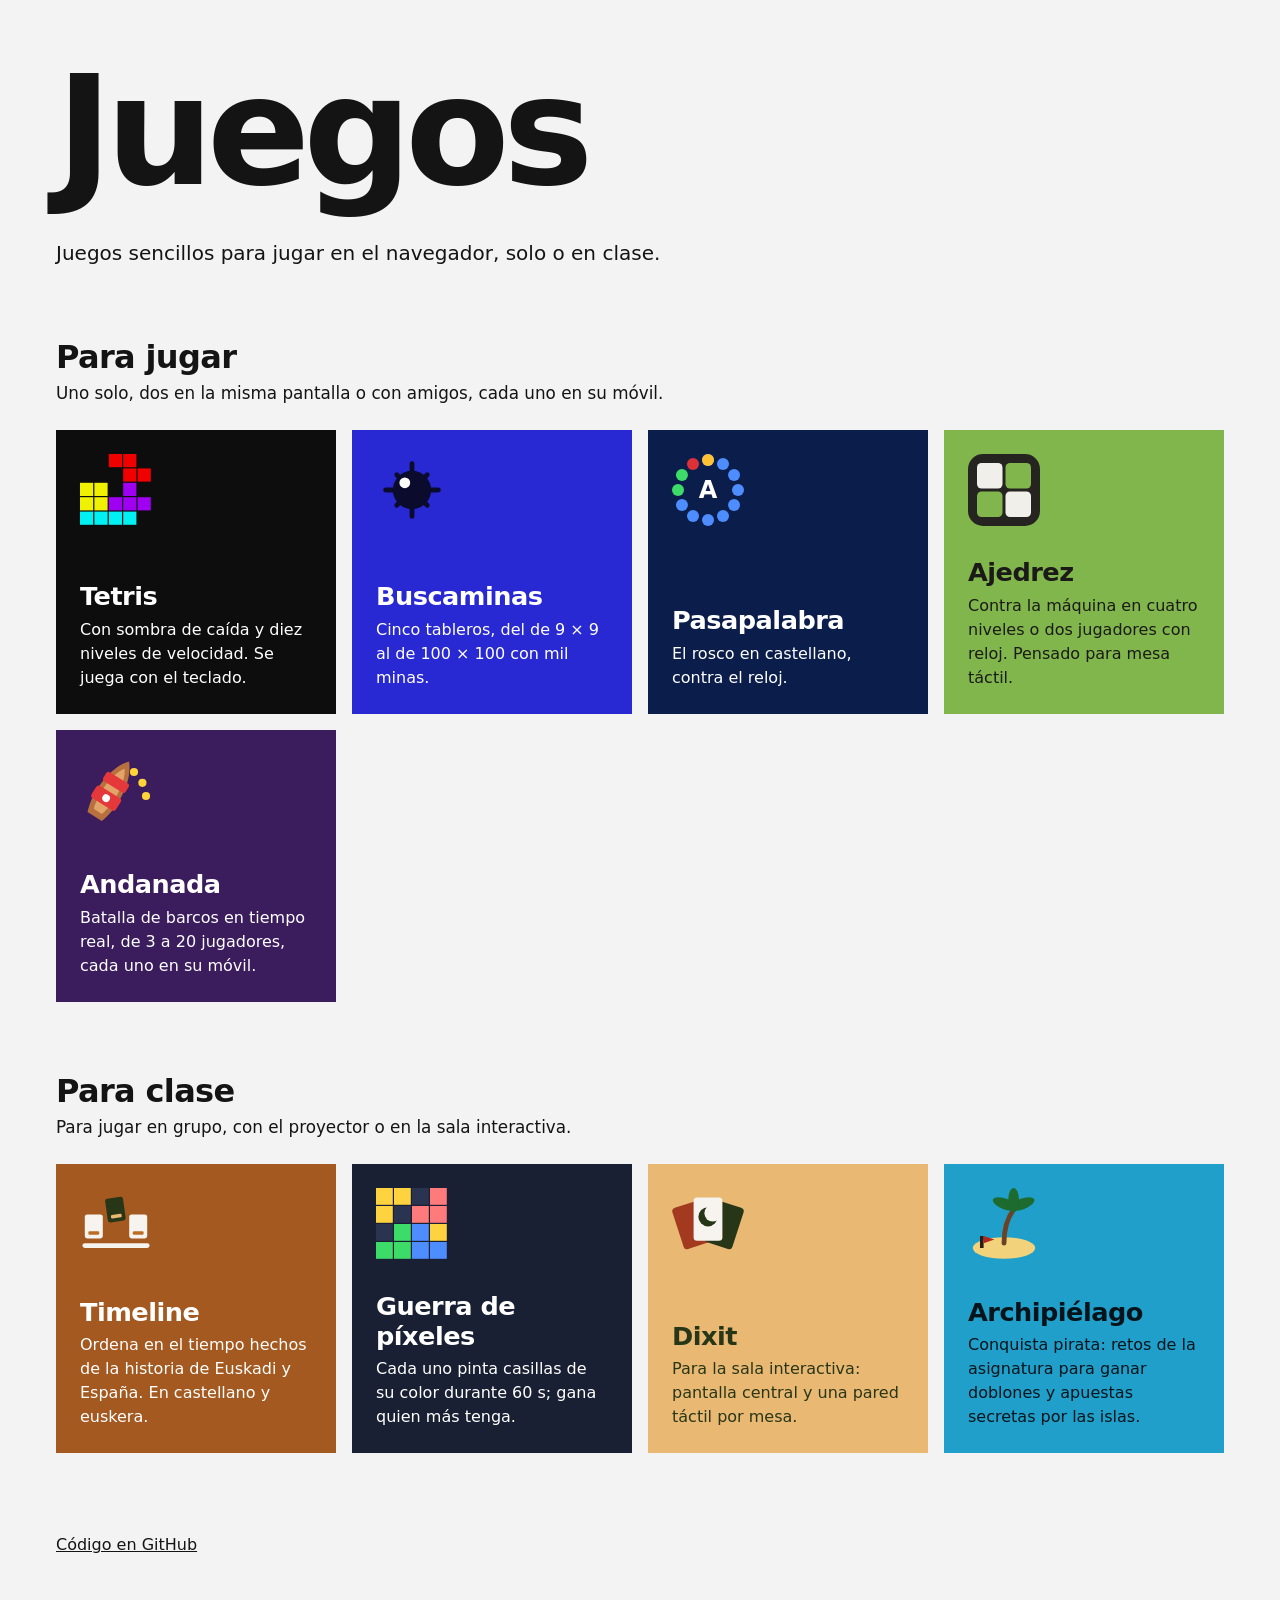
<file: index.html>
<!DOCTYPE html>
<html lang="es">
<head>
  <meta charset="utf-8">
  <meta name="viewport" content="width=device-width, initial-scale=1">
  <title>Juegos</title>
  <meta name="description" content="Juegos sencillos para jugar en el navegador, solo o en clase.">
  <link rel="icon" href="icono.svg" type="image/svg+xml">
  <link rel="stylesheet" href="estilo.css">
</head>
<body>
  <header>
    <h1>Juegos</h1>
    <p>Juegos sencillos para jugar en el navegador, solo o en clase.</p>
  </header>

  <main>
    <!-- Cada juego es un <li>. Los que viven en este repo enlazan a su carpeta (tetris/);
         los que se publican en otro sitio, a su URL completa. Su color va en estilo.css. -->
    <section>
      <h2>Para jugar</h2>
      <p>Uno solo, dos en la misma pantalla o con amigos, cada uno en su móvil.</p>
      <ul class="juegos">
        <li>
          <a class="juego tetris" href="tetris/">
            <svg viewBox="0 0 60 60" aria-hidden="true">
              <g fill="#f00100"><rect x="24" y="0" width="11" height="11"/><rect x="36" y="0" width="11" height="11"/><rect x="36" y="12" width="11" height="11"/><rect x="48" y="12" width="11" height="11"/></g>
              <g fill="#f0f001"><rect x="0" y="24" width="11" height="11"/><rect x="12" y="24" width="11" height="11"/><rect x="0" y="36" width="11" height="11"/><rect x="12" y="36" width="11" height="11"/></g>
              <g fill="#a000f1"><rect x="36" y="24" width="11" height="11"/><rect x="24" y="36" width="11" height="11"/><rect x="36" y="36" width="11" height="11"/><rect x="48" y="36" width="11" height="11"/></g>
              <g fill="#01f0f1"><rect x="0" y="48" width="11" height="11"/><rect x="12" y="48" width="11" height="11"/><rect x="24" y="48" width="11" height="11"/><rect x="36" y="48" width="11" height="11"/></g>
            </svg>
            <strong>Tetris</strong>
            <span>Con sombra de caída y diez niveles de velocidad. Se juega con el teclado.</span>
          </a>
        </li>
        <li>
          <a class="juego buscaminas" href="buscaminas/">
            <svg viewBox="0 0 60 60" aria-hidden="true">
              <g fill="#0b0b2e">
                <rect x="28" y="6" width="4" height="48" rx="2"/>
                <rect x="6" y="28" width="48" height="4" rx="2"/>
                <rect x="28" y="10" width="4" height="40" rx="2" transform="rotate(45 30 30)"/>
                <rect x="28" y="10" width="4" height="40" rx="2" transform="rotate(-45 30 30)"/>
                <circle cx="30" cy="30" r="16"/>
              </g>
              <circle cx="24" cy="24" r="4.5" fill="#fff"/>
            </svg>
            <strong>Buscaminas</strong>
            <span>Cinco tableros, del de 9 × 9 al de 100 × 100 con mil minas.</span>
          </a>
        </li>
        <li>
          <a class="juego pasapalabra" href="https://mikeldalmauc.github.io/pasapalabra/">
            <svg viewBox="0 0 60 60" aria-hidden="true">
              <g fill="#4d8dff">
                <circle cx="30" cy="5" r="5"/><circle cx="42.5" cy="8.3" r="5"/><circle cx="51.7" cy="17.5" r="5"/>
                <circle cx="55" cy="30" r="5"/><circle cx="51.7" cy="42.5" r="5"/><circle cx="42.5" cy="51.7" r="5"/>
                <circle cx="30" cy="55" r="5"/><circle cx="17.5" cy="51.7" r="5"/><circle cx="8.3" cy="42.5" r="5"/>
              </g>
              <g fill="#3ddc68"><circle cx="5" cy="30" r="5"/><circle cx="8.3" cy="17.5" r="5"/></g>
              <circle cx="17.5" cy="8.3" r="5" fill="#dc3237"/>
              <circle cx="30" cy="5" r="5" fill="#ffc233"/>
              <text x="30" y="37" text-anchor="middle" font-size="20" font-weight="800" fill="#fff" font-family="system-ui, sans-serif">A</text>
            </svg>
            <strong>Pasapalabra</strong>
            <span>El rosco en castellano, contra el reloj.</span>
          </a>
        </li>
        <li>
          <a class="juego ajedrez" href="https://mikeldalmauc.github.io/chess-sala-interactiva/">
            <svg viewBox="0 0 24 24" aria-hidden="true">
              <rect width="24" height="24" rx="5" fill="#262421"/>
              <rect x="3" y="3" width="8.5" height="8.5" rx="1.5" fill="#f1efe9"/>
              <rect x="12.5" y="3" width="8.5" height="8.5" rx="1.5" fill="#81b64c"/>
              <rect x="3" y="12.5" width="8.5" height="8.5" rx="1.5" fill="#81b64c"/>
              <rect x="12.5" y="12.5" width="8.5" height="8.5" rx="1.5" fill="#f1efe9"/>
            </svg>
            <strong>Ajedrez</strong>
            <span>Contra la máquina en cuatro niveles o dos jugadores con reloj. Pensado para mesa táctil.</span>
          </a>
        </li>
        <li>
          <a class="juego andanada" href="https://andanada.lamdera.app/">
            <svg viewBox="0 0 60 60" aria-hidden="true">
              <g transform="rotate(32 26 30)">
                <path d="M26 2 C 37 14, 39 40, 33 56 L 19 56 C 13 40, 15 14, 26 2 Z" fill="#b9703f"/>
                <path d="M26 9 C 33 18, 34 39, 30 51 L 22 51 C 18 39, 19 18, 26 9 Z" fill="#e2a468"/>
                <rect x="15" y="18" width="22" height="9" rx="2.5" fill="#e5383b"/>
                <rect x="14" y="32" width="24" height="12" rx="2.5" fill="#e5383b"/>
                <circle cx="26" cy="38" r="3.2" fill="#fff"/>
              </g>
              <g fill="#ffd43b"><circle cx="45" cy="15" r="3.4"/><circle cx="52" cy="24" r="3.4"/><circle cx="55" cy="35" r="3.4"/></g>
            </svg>
            <strong>Andanada</strong>
            <span>Batalla de barcos en tiempo real, de 3 a 20 jugadores, cada uno en su móvil.</span>
          </a>
        </li>
      </ul>
    </section>

    <section>
      <h2>Para clase</h2>
      <p>Para jugar en grupo, con el proyector o en la sala interactiva.</p>
      <ul class="juegos">
        <li>
          <a class="juego timeline" href="https://mikeldalmauc.github.io/timeline-card-game/">
            <svg viewBox="0 0 60 60" aria-hidden="true">
              <rect x="2" y="46" width="56" height="4" rx="2" fill="#F7F3EF"/>
              <rect x="4" y="22" width="15" height="20" rx="2" fill="#F7F3EF"/>
              <rect x="41" y="22" width="15" height="20" rx="2" fill="#F7F3EF"/>
              <rect x="22" y="8" width="15" height="20" rx="2" fill="#283618" transform="rotate(-8 29.5 18)"/>
              <g fill="#BC6C25"><rect x="7" y="36" width="9" height="3" rx="1"/><rect x="44" y="36" width="9" height="3" rx="1"/></g>
              <rect x="25" y="22" width="9" height="3" rx="1" fill="#E9B872" transform="rotate(-8 29.5 18)"/>
            </svg>
            <strong>Timeline</strong>
            <span>Ordena en el tiempo hechos de la historia de Euskadi y España. En castellano y euskera.</span>
          </a>
        </li>
        <li>
          <a class="juego pixeles" href="https://pixel-war.lamdera.app/">
            <svg viewBox="0 0 60 60" aria-hidden="true">
              <g fill="#ffd23f"><rect x="0" y="0" width="14" height="14"/><rect x="15" y="0" width="14" height="14"/><rect x="0" y="15" width="14" height="14"/><rect x="45" y="30" width="14" height="14"/></g>
              <g fill="#ff7a7a"><rect x="45" y="0" width="14" height="14"/><rect x="30" y="15" width="14" height="14"/><rect x="45" y="15" width="14" height="14"/></g>
              <g fill="#3ddc68"><rect x="0" y="45" width="14" height="14"/><rect x="15" y="30" width="14" height="14"/><rect x="15" y="45" width="14" height="14"/></g>
              <g fill="#4d8dff"><rect x="30" y="30" width="14" height="14"/><rect x="30" y="45" width="14" height="14"/><rect x="45" y="45" width="14" height="14"/></g>
              <g fill="#2a3350"><rect x="30" y="0" width="14" height="14"/><rect x="15" y="15" width="14" height="14"/><rect x="0" y="30" width="14" height="14"/></g>
            </svg>
            <strong>Guerra de píxeles</strong>
            <span>Cada uno pinta casillas de su color durante 60 s; gana quien más tenga.</span>
          </a>
        </li>
        <li>
          <a class="juego dixit" href="https://mikeldalmauc.github.io/dixit-sala-interactiva/">
            <svg viewBox="0 0 60 60" aria-hidden="true">
              <rect x="10" y="12" width="24" height="36" rx="3" fill="#A33A1F" transform="rotate(-18 22 48)"/>
              <rect x="26" y="12" width="24" height="36" rx="3" fill="#283618" transform="rotate(18 38 48)"/>
              <rect x="18" y="8" width="24" height="36" rx="3" fill="#F7F3EF"/>
              <circle cx="30" cy="24" r="8" fill="#283618"/>
              <circle cx="34" cy="21" r="7" fill="#F7F3EF"/>
            </svg>
            <strong>Dixit</strong>
            <span>Para la sala interactiva: pantalla central y una pared táctil por mesa.</span>
          </a>
        </li>
        <li>
          <a class="juego archipielago" href="https://archipelago.lamdera.app/">
            <svg viewBox="0 0 60 60" aria-hidden="true">
              <ellipse cx="30" cy="50" rx="26" ry="9" fill="#f2d27a"/>
              <path d="M30 46 C 30 34, 32 26, 38 18" stroke="#6b4226" stroke-width="4" fill="none" stroke-linecap="round"/>
              <g fill="#1d6b2f">
                <ellipse cx="30" cy="16" rx="11" ry="4.5" transform="rotate(20 38 18)"/>
                <ellipse cx="46" cy="16" rx="11" ry="4.5" transform="rotate(-20 38 18)"/>
                <ellipse cx="38" cy="10" rx="4.5" ry="10"/>
              </g>
              <rect x="10" y="40" width="3" height="10" fill="#2b1d14"/>
              <path d="M13 40 L 22 43 L 13 46 Z" fill="#b3261e"/>
            </svg>
            <strong>Archipiélago</strong>
            <span>Conquista pirata: retos de la asignatura para ganar doblones y apuestas secretas por las islas.</span>
          </a>
        </li>
      </ul>
    </section>
  </main>

  <footer>
    <a href="https://github.com/mikeldalmauc/juegos">Código en GitHub</a>
  </footer>
</body>
</html>
</file>
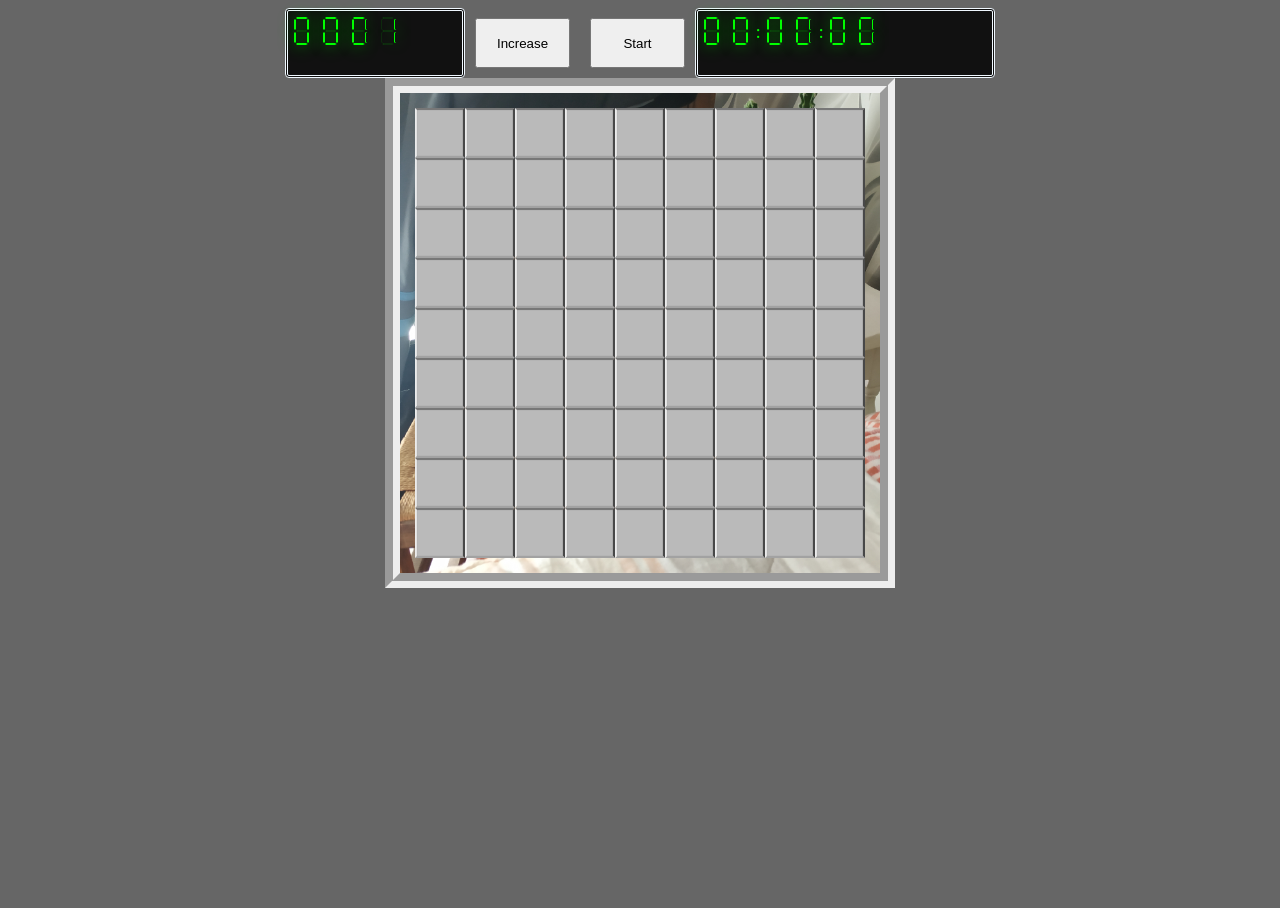
<file: buscaminas/index.html>
<!DOCTYPE html>
<html lang="es">
<head>
  <meta charset="utf-8">
  <meta name="viewport" content="width=device-width, initial-scale=1">
  <link rel="icon" href="../icono.svg" type="image/svg+xml">
  <title>Buscaminas · Juegos</title>
  <!-- Copiado de github.com/mikeldalmauc/buscaminas: src/buscaminas.mjs y build/confeti.js (Elm, los confetis). -->
  <script src="confeti.js"></script>
</head>
<body>
  <div id="myapp"></div>
  <div id="buscaminas" class="ms-buscaminas"></div>

  <script type="module">
    import { init } from './buscaminas.mjs';

    const confetis = Elm.Main.init({ node: document.getElementById('myapp') });
    init(confetis);
  </script>
</body>
</html>
</file>
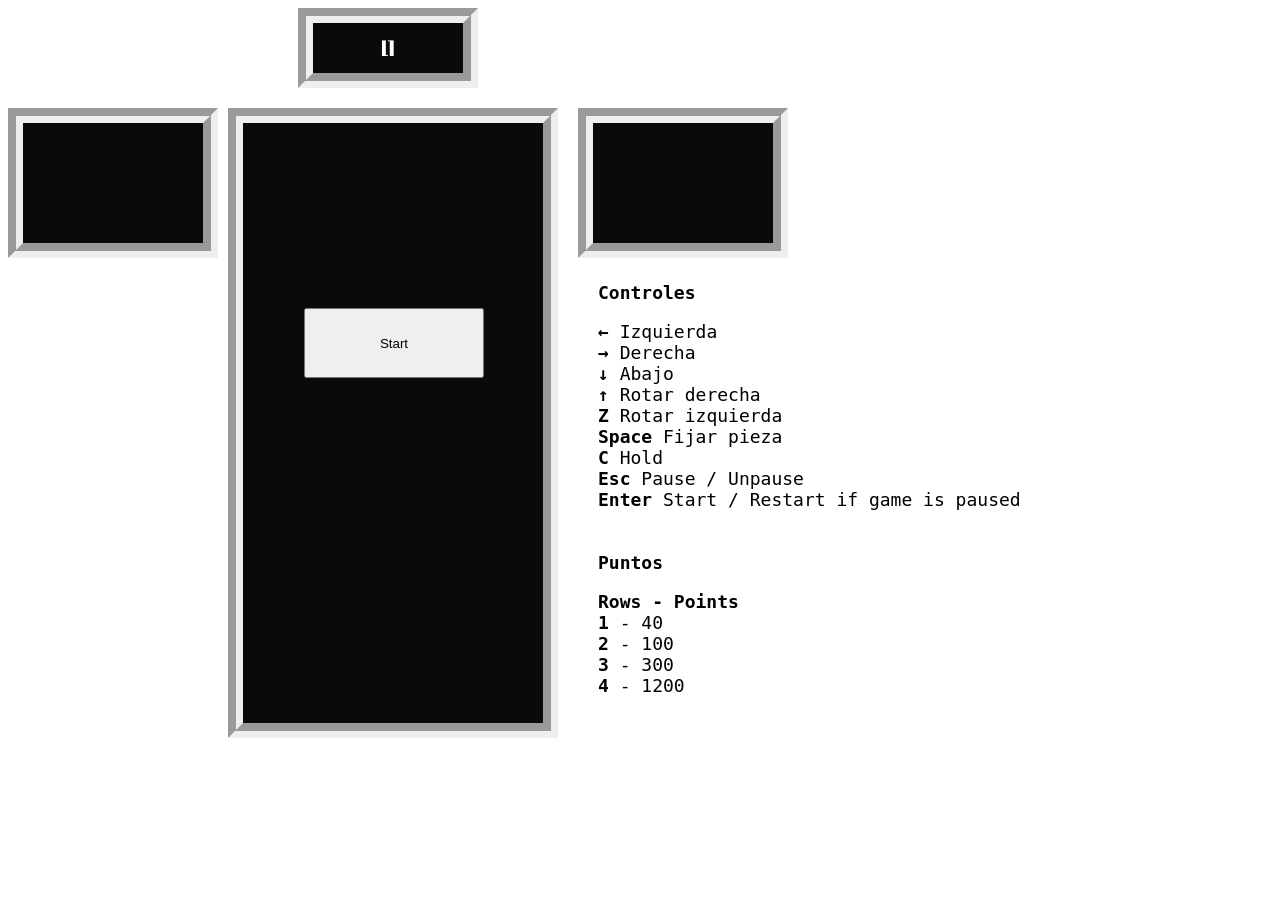
<file: tetris/index.html>
<!DOCTYPE html>
<html lang="es">
<head>
  <meta charset="utf-8">
  <meta name="viewport" content="width=device-width, initial-scale=1">
  <link rel="icon" href="../icono.svg" type="image/svg+xml">
  <title>Tetris · Juegos</title>
  <link rel="stylesheet" href="tetris.css">
  <!-- Compilado desde github.com/mikeldalmauc/tetris: lamdera make src/Main.elm --output=build/tetris.js -->
  <script src="tetris.js"></script>
</head>
<body>
  <div id="tetris"></div>
  <script>
    Elm.Main.init({ node: document.getElementById('tetris') });
  </script>
</body>
</html>
</file>
<file: estilo.css>
/* Página neutra; el color lo pone cada juego en su tarjeta. */
:root {
  --fondo: #f3f3f3;
  --texto: #141414;
  color-scheme: light dark;
}

@media (prefers-color-scheme: dark) {
  :root {
    --fondo: #121212;
    --texto: #f0f0f0;
  }
}

* { box-sizing: border-box; }

body {
  margin: 0 auto;
  max-width: 76rem;
  padding: 3.5rem 1.5rem;
  font-family: system-ui, -apple-system, "Segoe UI", Roboto, sans-serif;
  line-height: 1.5;
  background: var(--fondo);
  color: var(--texto);
}

h1 {
  margin: 0 0 0.2em;
  font-size: clamp(4rem, 13vw, 9.5rem);
  line-height: 1;
  letter-spacing: -0.045em;
}

header p { margin: 0; font-size: 1.25rem; }

section { margin-top: 4.5rem; }

h2 {
  margin: 0;
  font-size: 2rem;
  line-height: 1.1;
  letter-spacing: -0.02em;
}

section > p { margin: 0.35rem 0 1.5rem; font-size: 1.05rem; }

/* Tarjetas: un campo de color por juego, sin bordes ni sombras. */
.juegos {
  list-style: none;
  margin: 0;
  padding: 0;
  display: grid;
  grid-template-columns: repeat(auto-fill, minmax(16rem, 1fr));
  gap: 1rem;
}

.juego {
  display: flex;
  flex-direction: column;
  height: 100%;
  min-height: 17rem;
  padding: 1.5rem;
  background: var(--color);
  color: var(--tinta);
  text-decoration: none;
  transition: transform 0.2s ease;
}

.juego svg {
  width: 4.5rem;
  height: 4.5rem;
  margin-bottom: auto;
  transition: transform 0.25s ease;
}

.juego strong {
  margin-top: 2rem;
  font-size: 1.6rem;
  line-height: 1.15;
  letter-spacing: -0.02em;
}

.juego span { margin-top: 0.4rem; font-size: 1rem; }

/* Entrada escalonada de las tarjetas al cargar. */
@keyframes entra { from { opacity: 0; transform: translateY(20px); } }
.juegos li { animation: entra 0.5s cubic-bezier(0.2, 0.7, 0.2, 1) both; }
.juegos li:nth-child(2) { animation-delay: 70ms; }
.juegos li:nth-child(3) { animation-delay: 140ms; }
.juegos li:nth-child(4) { animation-delay: 210ms; }
.juegos li:nth-child(5) { animation-delay: 280ms; }
section + section .juegos li { animation-delay: 350ms; }
section + section .juegos li:nth-child(2) { animation-delay: 420ms; }
section + section .juegos li:nth-child(3) { animation-delay: 490ms; }
section + section .juegos li:nth-child(4) { animation-delay: 560ms; }

a.juego:hover { transform: translateY(-4px); }
a.juego:hover svg { transform: rotate(-8deg) scale(1.08); }
a.juego:active { transform: translateY(0); }
a.juego:focus-visible { outline: 3px solid var(--texto); outline-offset: 3px; }

/* Los colores salen de cada juego. */
.tetris       { --color: #0d0d0d; --tinta: #ffffff; }
.buscaminas   { --color: #2929d4; --tinta: #ffffff; }
.pasapalabra  { --color: #0b1d4a; --tinta: #ffffff; }
.ajedrez      { --color: #81b64c; --tinta: #1b1a18; }
.andanada     { --color: #3b1d5e; --tinta: #ffffff; }
.timeline     { --color: #a3591f; --tinta: #ffffff; }
.pixeles      { --color: #1a2033; --tinta: #ffffff; }
.dixit        { --color: #e9b872; --tinta: #283618; }
.archipielago { --color: #1f9fc9; --tinta: #04141a; }

/* En oscuro, el negro de Tetris se perdería contra el fondo. */
@media (prefers-color-scheme: dark) {
  .tetris { --color: #2a2a2a; }
}

/* En el móvil, icono a la izquierda y texto a la derecha. */
@media (max-width: 34rem) {
  .juego {
    display: grid;
    grid-template-columns: 3.5rem 1fr;
    column-gap: 1rem;
    min-height: 0;
    padding: 1.25rem;
  }
  .juego svg { grid-row: span 2; width: 3.5rem; height: 3.5rem; margin: 0; }
  .juego strong { margin-top: 0; font-size: 1.35rem; }
}

@media (prefers-reduced-motion: reduce) {
  .juegos li { animation: none; }
  .juego, .juego svg { transition: none; }
  a.juego:hover, a.juego:hover svg { transform: none; }
}

footer { margin-top: 5rem; font-size: 1rem; }
footer a { color: inherit; }
</file>
<file: tetris/tetris.css>
#tetris {
    display: flex;
    flex-direction: column;
    overflow: hidden; 

}

#tetris * {
    -webkit-user-select: none; /* Safari */
    -ms-user-select: none; /* IE 10 and IE 11 */
    user-select: none; /* Standard syntax */
}

.t-tablero {
    min-width: 300px;
    min-height: 600px;
    /* margin:  10% 32% 18% 32%; */
    background-color: rgb(10, 10, 10);
    border-style: groove;
    border-width: 15px;
    user-select: none;
    position: absolute;
    display: flex;
    flex-direction: column;

    margin-left: 220px;
    margin-top: 100px;
}

.t-row {
    min-height: 30px;
    position: relative;
    margin: unset;
    padding-inline-start: unset;
    display: flex;
    list-style: none;
    flex-direction: row;
}

.t-tile, .t-tile-empty, .t-shadow {
      min-width: 30px;
      min-height: 30px;
      background-color: rgb(10, 10, 10);
      list-style: none;
}

.t-shadow {
    /*             inset? - shift right - shift down - spread - blur - color */
    z-index: 20;
    box-shadow: 
        inset 0px 0px 15px 9px rgba(250, 250, 250, 0.35),
        0px 0px 10px 5px rgba(242, 242, 242, 0.26);
}

.t-tile-empty {

}

.t-tile {
      min-width: 30px;
      min-height: 30px;
      background-position: center center;
      background-repeat: no-repeat;
      overflow: hidden;
      background-size: cover;
}

.t-i{
    background-image: url( assets/casilla-i.svg );
}
.t-o{
    background-image: url( assets/casilla-o.svg );
}
.t-t{
    background-image: url( assets/casilla-t.svg );
}
.t-s{
    background-image: url( assets/casilla-s.svg );
}
.t-j{
    background-image: url( assets/casilla-j.svg );
}
.t-z{
    background-image: url( assets/casilla-z.svg );
}
.t-l{
    background-image: url( assets/casilla-l.svg );
}

@font-face {
    font-family: tetris;
    src: url(assets/Tetris.ttf);
}

.t-countdown {
     position: absolute; 
     font-size: 10em;
     color: white;
     font-family: Tetris;
     margin-top: 30px;
     margin-left: 100px;
     z-index: 10;
}

.t-count-points {
    position: relative; 
    font-size: 1.5em;
    color: white;
    font-family: Tetris;
    z-index: 10;
}

.t-contador {
    min-width: 150px;
    min-height: 50px;
    z-index: 20;
    background-color: rgb(10, 10, 10);
    border-style: groove;
    border-width: 15px;
    user-select: none;
    margin-left: 290px;
    position: absolute;
    display: flex;
    flex-direction: column;
    align-items: center;
    justify-content: center;
}

.t-hold {
    z-index: 20;
    background-color: rgb(10, 10, 10);
    border-style: groove;
    border-width: 15px;
    user-select: none;

    margin-top: 100px;

    position: absolute;
    display: flex;
    flex-direction: column;
    align-items: center;
    justify-content: center;
}

.t-next {
    z-index: 20;
    background-color: rgb(10, 10, 10);
    border-style: groove;
    border-width: 15px;
    user-select: none;

    margin-top: 100px;
    margin-left: 570px;
    position: absolute;
    display: flex;
    flex-direction: column;
    align-items: center;
    justify-content: center;
}

.t-start, .t-resume {
    height: 70px;
    margin-top: 300px;
    width: 180px;
    margin-left: 296px;
    z-index: 30;
}

.t-pause {
    width: 80px;
    height: 50px;
    margin-left: 500px;
    z-index: 30;
    margin-top: 20px;
}

.t-controls{
    position: absolute;
    margin-top: 250px;
    margin-left: 550px;
    display: flex;
    font-size: 18px;
    font-family: monospace;
    flex-direction: column;
    justify-content: flex-start;
    

    text-align: left;
}

.t-controls ul{
    padding-inline-start: 40px;
    list-style: none;
}

.t-controls li{
    list-style: none;
}

.t-controls h4{
    display: block;
    margin-block-start: 1.33em;
    margin-block-end: 0em;
    margin-inline-start: 0px;
    margin-inline-end: 0px;
    font-weight: bold;
    padding-inline-start: 40px;
}
</file>
